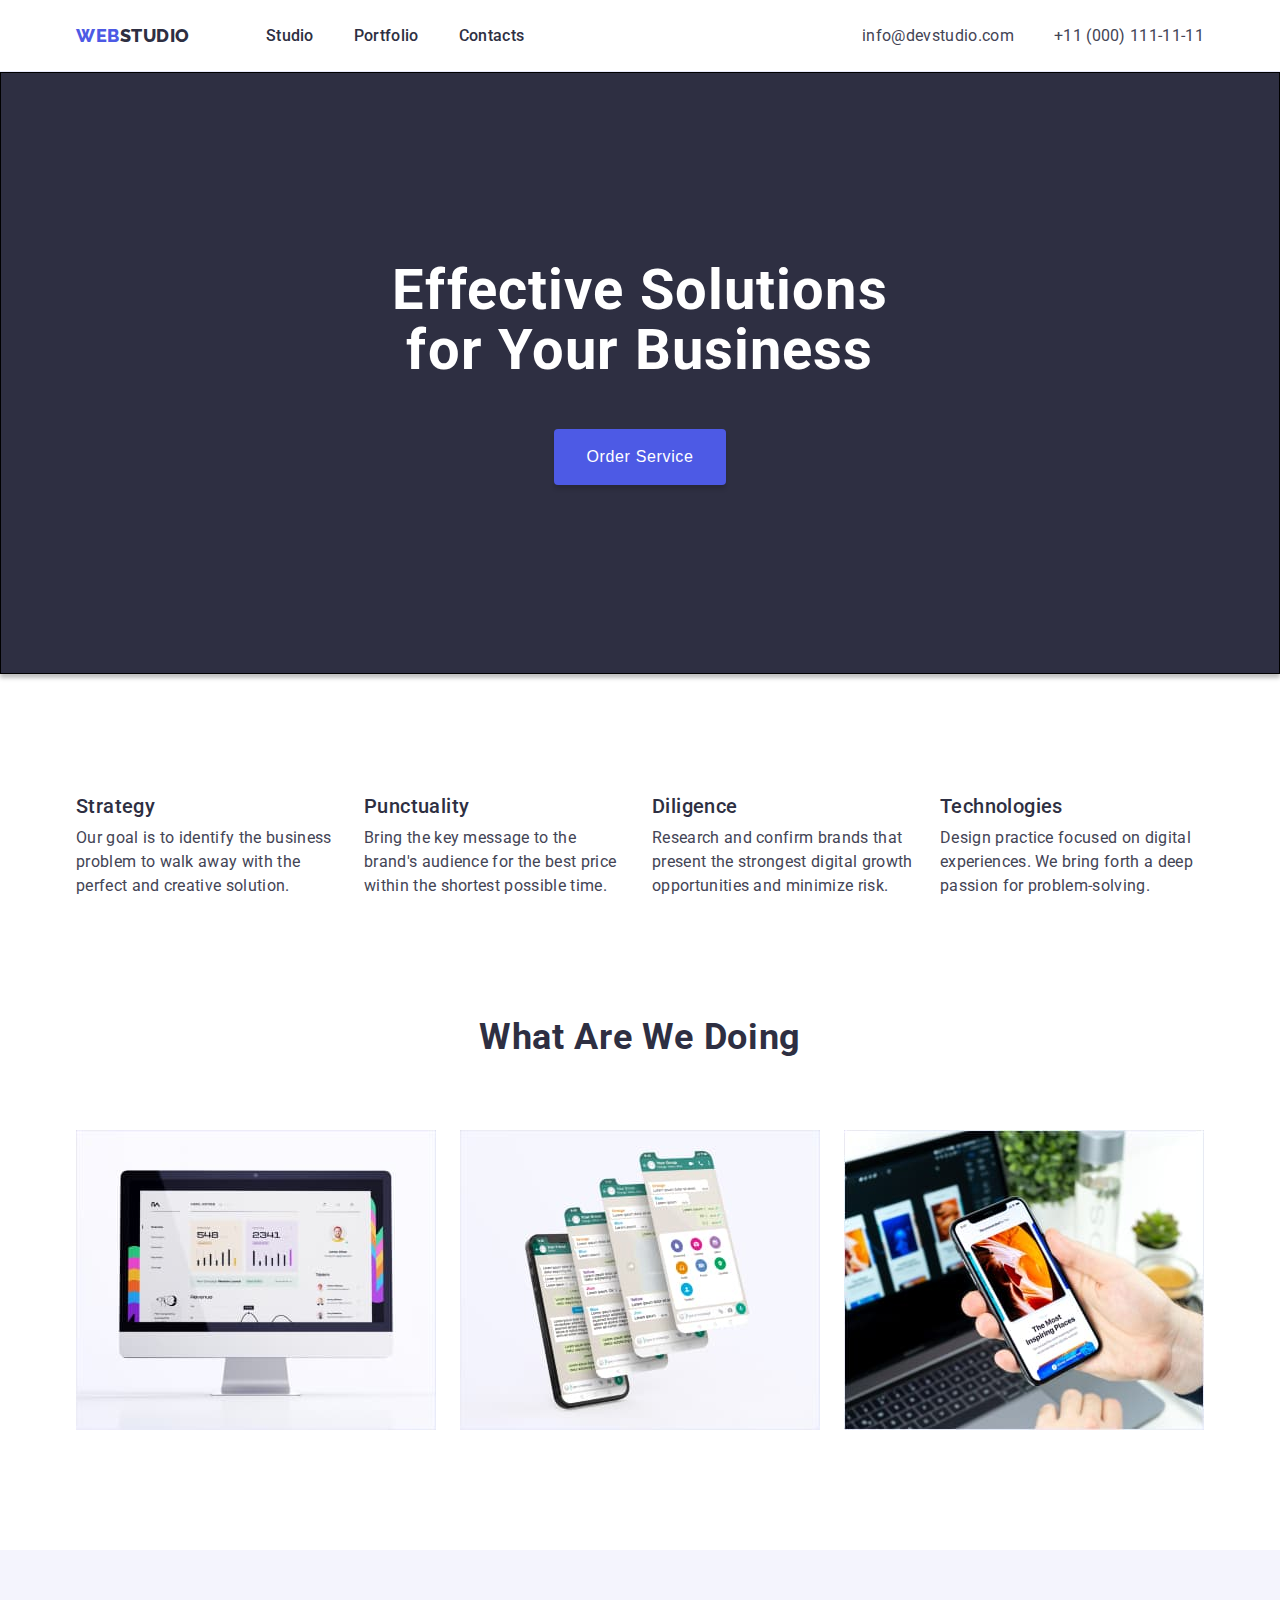
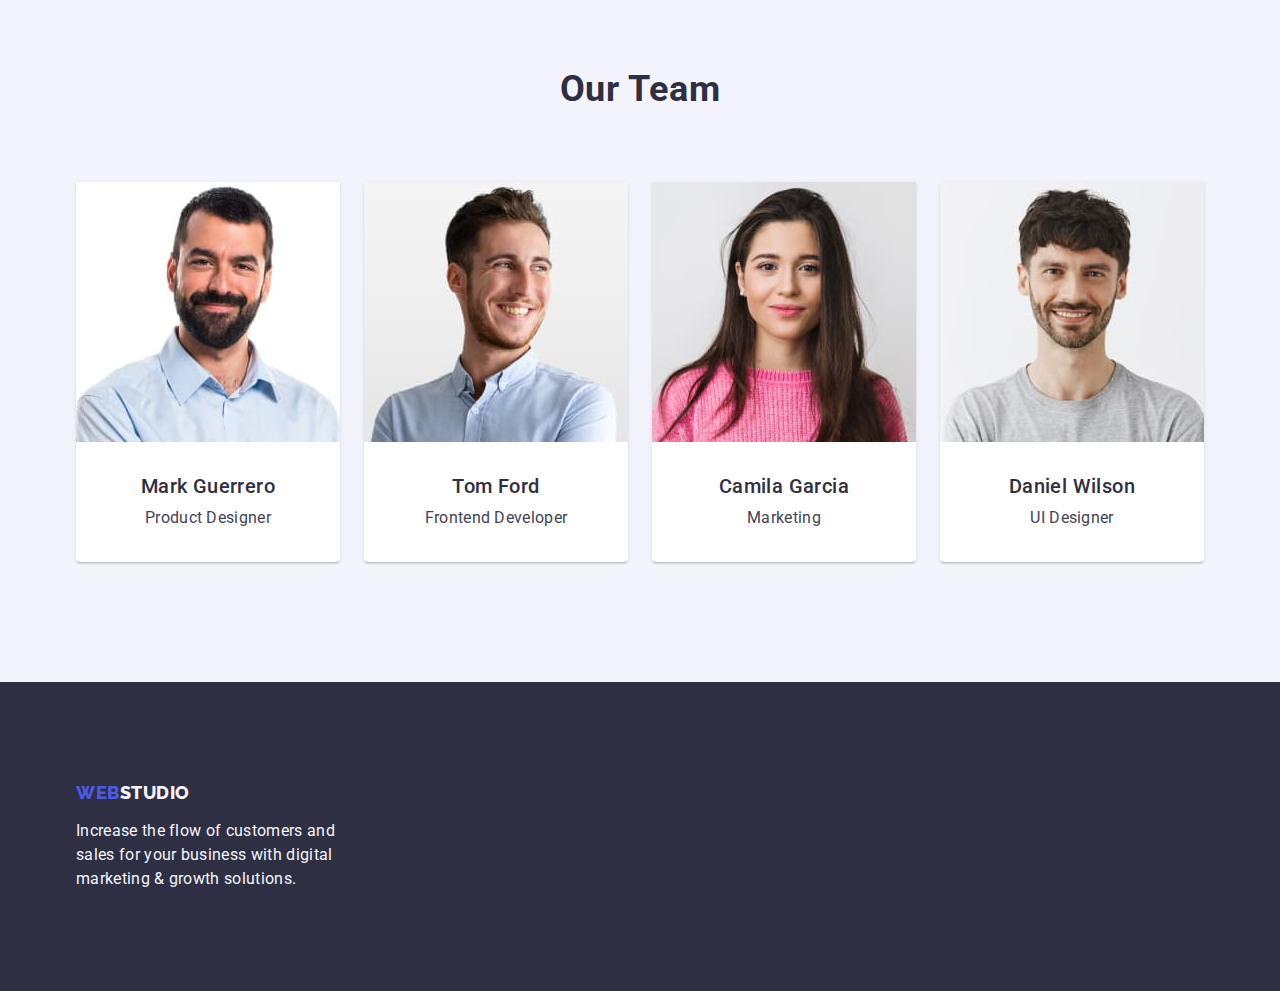
<file: index.html>
<!DOCTYPE html>
<html lang="en">
<head>
    <meta charset="UTF-8">
    <meta http-equiv="X-UA-Compatible" content="IE=edge">
    <meta name="viewport" content="width=device-width, initial-scale=1.0">
    <title>Document</title>
    <link rel="preconnect" href="https://fonts.googleapis.com">
    <link rel="preconnect" href="https://fonts.gstatic.com" crossorigin>
    <link href="https://fonts.googleapis.com/css2?family=Raleway:wght@800&family=Roboto:wght@400;500;700;900&display=swap" rel="stylesheet">
    <!-- Normal -->
    <link rel="stylesheet" href="https://cdnjs.cloudflare.com/ajax/libs/modern-normalize/1.1.0/modern-normalize.min.css">
    <link rel="stylesheet" href="./css/styles.css">
    
</head>
<!-- HEADER ! -->
<body>
    <header class="border-line"> 
        <div class="header-container container">
        <nav class="nav">
            <a class="logotype link" href="./index.html">Web<span class="addlogocolor">Studio</span></a>
            
        <ul class="list nav-list">
            <li class="menu-item"><a class="link item" href="./index.html">Studio</a></li>
            <li class="menu-item"><a class="link item" href="./portfolio.html">Portfolio</a></li>
            <li class="menu-item"><a class="link item" href="">Contacts</a></li>
        </ul>
        </nav>
        
        <address class="adress-list">
        <ul class="list header-contact">
            <li>
                <a href="mailto:info@devstudio.com" class="contact-list link"> info@devstudio.com</a></li>
            <li>
                <a href="tel:+110001111111" class="contact-list link"> +11 (000) 111-11-11</a></li>
        </ul>
    </address>
</div>   
    </header>

    <main>
        <section class="hero  hero-section">
            <div class="container">
            <h1 class="title">Effective Solutions
            for Your Business</h1>
            <button class="btn-link" type="button">Order Service</button>
        </div>
        </section>

        <section class="section">
            <div class="container">
            <h2 hidden class="peculiarities">Особливості</h2>
            <ul class="list four-text">
                <li class="content-list-item">
                    <h3 class="content">Strategy</h3>
                    <p class="information-content">Our goal is to identify the business
                    problem to walk away with the perfect and creative solution.</p>
                </li>
                <li class="content-list-item">
                    <h3 class="content">Punctuality</h3>
                    <p class="information-content ">Bring the key message to the brand's audience for the best price within the shortest possible time.</p>
                </li>
                <li class="content-list-item">
                    <h3 class="content">Diligence</h3>
                    <p class="information-content">Research and confirm brands that present the strongest digital growth opportunities and minimize risk.</p>
                </li>
                <li class="content-list-item">
                    <h3 class="content">Technologies</h3>
                    <p class="information-content">Design practice focused on digital experiences. We bring forth a deep passion for problem-solving.</p>
                </li>
            </ul>
        </div>
        </section>
    <section class="section what-section">
        <div class="container">
        <h2 class="addheader">What are we doing</h2>
        <ul class="list images-what">
            <li class="what-content">
                <img src="./images/photo1.jpg"  
                width="360" height="300"
                alt="Computer">
            </li>
            <li class="what-content">
                <img src="./images/photo2.jpg" alt="Phone" width="360" height="300">
            </li>

            <li class="what-content">
                <img src="./images/photo3.jpg" alt="Notebook" width="360" height="300">
                </li> 
        </ul>
    </div>
    </section>

    <section class="team-back section">
        <div class="container">
    <h2 class="addheader-team">Our Team</h2>
        <ul class="list back">
            <li class="back-white">
        <img src="./images/markguerrero.jpg" alt="Mark Guerrero" width="264" height="260">
        <div class="team-content">
            <h3 class="ourteam-content">Mark Guerrero</h3>
            <p class="work-content">Product Designer</p>
        </div>
            </li>

            <li class="back-white">
        <img src="./images/tomford.jpg" alt="Tom Ford" width="264" height="260">
        <div class="team-content">
            <h3 class="ourteam-content">Tom Ford</h3>
            <p class="work-content">Frontend Developer</p></div>
        
            </li>
            <li class="back-white"> 
        <img src="./images/camilagarcia.jpg" alt="Camila Garcia" width="264" height="260">
        <div class="team-content">
            <h3 class="ourteam-content">Camila Garcia</h3>
            <p class="work-content">Marketing</p></div>
            </li>
            
            <li class="back-white">
        <img src="./images/danielwilson.jpg" alt="Daniel Wilson" width="264" height="260">
        <div class="team-content">
            <h3 class="ourteam-content">Daniel Wilson</h3>
            <p class="work-content">UI Designer</p></div>
            </li>
        </ul>
    </div>
    </section>
    </main>
        <footer class="background-color section">
            <div class="footer container">
            <a class="footer-link link" href="./index.html">Web<span class="footer-backcolor">Studio</span></a>
            <p class="footer-text">Increase the flow of customers and sales for your business with digital marketing & growth solutions.</p>
        </div>
        </footer>
</body>
</html>
</file>
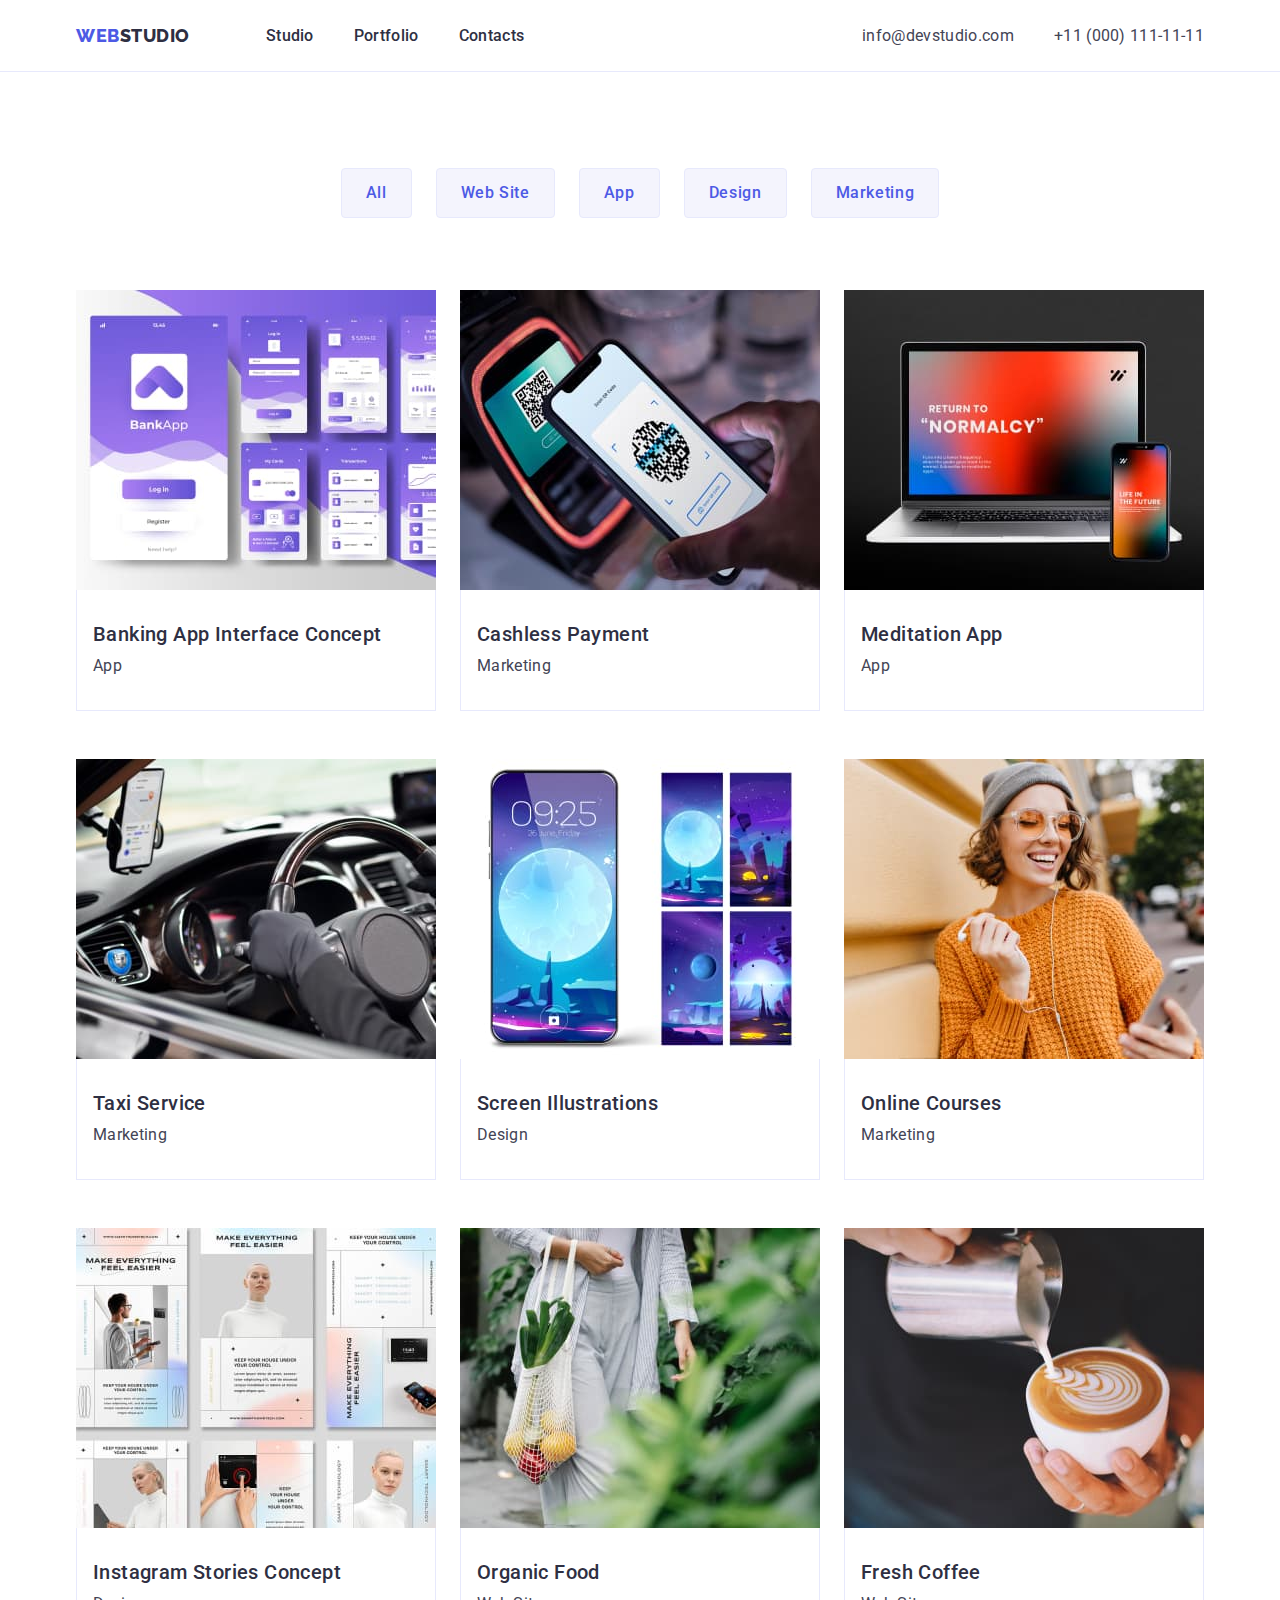
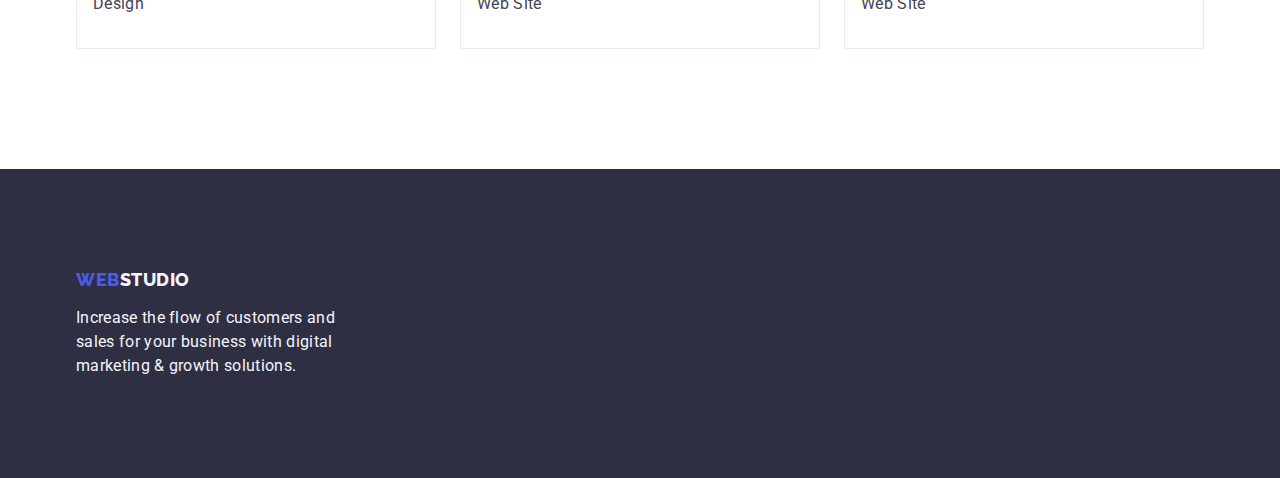
<file: portfolio.html>
<!DOCTYPE html>
<html lang="en">
<head>
    <meta charset="UTF-8">
    <meta http-equiv="X-UA-Compatible" content="IE=edge">
    <meta name="viewport" content="width=device-width, initial-scale=1.0">
    <title>Document</title>
    <link rel="preconnect" href="https://fonts.googleapis.com">
    <link rel="preconnect" href="https://fonts.gstatic.com" crossorigin>
    <link href="https://fonts.googleapis.com/css2?family=Raleway:wght@800&family=Roboto:wght@400;500;700;900&display=swap" rel="stylesheet">
    <!-- Normal -->
    <link rel="stylesheet" href="https://cdnjs.cloudflare.com/ajax/libs/modern-normalize/1.1.0/modern-normalize.min.css">
    <link rel="stylesheet" href="./css/styles.css">
    
</head>
<!-- HEADER ! -->
<body>
    <header class="border-line"> 
        <div class="header-container container">
        <nav class="nav">
            <a class="logotype link" href="./index.html">Web<span class="addlogocolor">Studio</span></a>
            
        <ul class="list nav-list">
            <li class="menu-item"><a class="link item" href="./index.html">Studio</a></li>
            <li class="menu-item"><a class="link item" href="./portfolio.html">Portfolio</a></li>
            <li class="menu-item"><a class="link item" href="">Contacts</a></li>
        </ul>
        </nav>
        
        <address class="adress-list">
        <ul class="list header-contact">
            <li>
                <a href="mailto:info@devstudio.com" class="contact-list link"> info@devstudio.com</a></li>
            <li>
                <a href="tel:+110001111111" class="contact-list link"> +11 (000) 111-11-11</a></li>
        </ul>
    </address>
</div>   
    </header>
    <main>
        <section class="section-portfolio">
            <div class="container">
            <h1 hidden class="portfolio-h">Portfolio</h1>
        <ul class="btn-menu list link">
            <li><button type="button" class="btn-portfolio">All</button></li>
            <li><button type="button" class="btn-portfolio">Web Site</button></li>
            <li><button type="button" class="btn-portfolio">App</button></li>
            <li><button type="button" class="btn-portfolio">Design</button></li>
            <li><button type="button" class="btn-portfolio">Marketing</button></li>
        </ul>

            <ul class="list portfolio-cards">
                
            <li class="cards-list">
                <a href="" class="link">
                <img src="./images/img-2.jpg" alt="interface banking app" width="360" height="300">
                <div class="portfolio-cont">
                <h2 class="content-portfolio link">Banking App Interface Concept</h2>
                <p class="features">App</p></div>
            </a>
            </li>
    
            <li class="cards-list">
                <a href="" class="link">
                <img src="./images/img-1.jpg" alt="phone payment" width="360" height="300">
                <div class="portfolio-cont">
                <h2 class="content-portfolio link">Cashless Payment
                </h2>
                <p class="features">Marketing</p></div></a>
            </li>
                
            <li class="cards-list">
                <a href="" class="link">
                <img src="./images/img.jpg" alt="notebook and phone" width="360" height="300">
                <div class="portfolio-cont">
                <h2 class="content-portfolio link">Meditation App</h2>
                <p class="features">App</p></div></a>
            </li>
                
            <li class="cards-list">
                <a href="" class="link">
                <img src="./images/img-5.jpg" alt="man driving" width="360" height="300">
                <div class="portfolio-cont">
                <h2 class="content-portfolio link">Taxi Service</h2>
                <p class="features">Marketing</p></div></a>
            </li>
                
            <li class="cards-list">
                <a href="" class="link">
                <img src="./images/img-4.jpg" alt="screen phone" width="360" height="300">
                <div class="portfolio-cont">
                <h2 class="content-portfolio link">Screen Illustrations</h2>
                <p class="features">Design</p></div></a>
            </li>
                
            <li class="cards-list">
                <a href="" class="link">
                <img src="./images/img-6.jpg" alt="woman holding" width="360" height="300">
                <div class="portfolio-cont">
                <h2 class="content-portfolio link">Online Courses</h2>
                <p class="features">Marketing</p></div></a>
            </li>
                
            <li class="cards-list">
                <a href="" class="link">
                <img src="./images/img-8.jpg" alt="instagram stories" width="360" height="300">
                <div class="portfolio-cont">
                <h2 class="content-portfolio link">Instagram Stories Concept</h2>
                <p class="features">Design</p></div></a>
            </li>
                
            <li class="cards-list">
                <a href="" class="link">
                <img src="./images/img-7.jpg" alt="human holding a bag with fruits" width="360" height="300">
                <div class="portfolio-cont">
                <h2 class="content-portfolio link">Organic Food</h2>
                <p class="features">Web Site</p></div></a>
            </li>
                
            <li class="cards-list">
                <a href="" class="link">
                <img src="./images/img-9.jpg" alt="pour cofee" width="360" height="300">
                <div class="portfolio-cont">
                <h2 class="content-portfolio link">Fresh Coffee</h2>
                <p class="features">Web Site</p></div></a>
            </li>
            </ul>
        </div>
        </section>
    </main>
    <footer class="background-color section">
        <div class="footer container">
        <a class="footer-link link" href="./index.html">Web<span class="footer-backcolor">Studio</span></a>
        <p class="footer-text">Increase the flow of customers and sales for your business with digital marketing & growth solutions.</p>
    </div>
    </footer>
</body>
</html>
</file>
<file: css/styles.css>
:root{
    --primary-text-color: #434455;
    --secondary-text-color: #4D5AE5;
    --tittle-text-color: #2E2F42;
    --accent-color: #404BBF;
    --background-color: #FFFFFF;
    --background-dop-color: #F4F4FD;
    --borders: #E7E9FC;
}
/* Reset styles */
h1,h2,h3,h4,h5,h6,p{
    margin-top: 0;
    margin-bottom: 0;

}
.container {
    width: 1158px;
    margin-left: auto;
    margin-right: auto;

    /* outline: 2px solid orange;
    outline-offset: -2px; */
    padding-left: 15px;
    padding-right: 15px;
}

.list{
    list-style: none;
    margin: 0;
    padding: 0;
}
/* Reset end */

/* HEADER ! ! ! */

.border-line{
    height: 72px;
    border-bottom:  1px solid var(--borders);
}
.adress-list{
    font-style: normal;
    margin-left: auto;
}

.header-contact{
    display: flex;
    gap: 40px;
    
}

.list:hover,
.list:focus{
    color: var(--accent-color);
}
.item:hover,
.item:focus{
    color: var(--accent-color);
}

.link{
    text-decoration: none;
}

.contact-list:hover,
.contact-list:focus{
    color: var(--accent-color);
}

.logotype {
font-family: 'Raleway', sans-serif;
font-weight: 800;
font-size: 18px;
line-height: 1.17;
display: flex;
align-items: center;
letter-spacing: 0.03em;
text-transform: uppercase;
color: var(--secondary-text-color);
margin-left: auto;
margin-right: 76px;
}

.nav{
    display: flex;
    align-items: center;
}
.nav-list{
    display: flex;
    /* gap: 40px; */
}
.addlogocolor{
    font-family: 'Raleway', sans-serif;
font-weight: 800;
font-size: 18px;
line-height: 1.17;
display: flex;
align-items: center;
letter-spacing: 0.03em;
text-transform: uppercase;
color:var(--tittle-text-color);
}

.menu-item:not(:last-child) {
    margin-right: 40px;
}

.item{
    display: block;
    padding-top: 24px;
    padding-bottom: 24px;

    font-family: 'Roboto', sans-serif;
    font-weight: 500;
    font-size: 16px;
    line-height: 1.5;
    letter-spacing: 0.02em;
    color: var(--tittle-text-color);
}
.contact-list{
    display: block;
    padding-top: 24px;
    padding-bottom: 24px;

    font-family: 'Roboto', sans-serif;
    font-style: normal;
    font-weight: 400;
    font-size: 16px;
    line-height: 1.5;
    letter-spacing: 0.02em;
    color: var(--primary-text-color);
    
}

.header-container{
    display: flex;
    align-items: center;
    
}

/* HEROOO! ! !  */

.section{
    padding-top: 120px;
    padding-bottom: 120px;
}

body{
    font-family: 'Roboto', sans-serif;
    color: var(--primary-text-color);
    background-color: var(--background-color);
}
.hero-section{
    /* padding-top: 188px; */
    padding-bottom: 188px;
}
.hero{
    padding-top: 188px;
    background: var(--tittle-text-color);
    border: 1px solid #000000;
    box-shadow: 0px 4px 4px rgba(0, 0, 0, 0.25);
    
}

.title{
    font-size: 56px;
    line-height: 1.07 ;
    letter-spacing: 0.02em;

    color: var(--background-color);
    text-align: center;
    max-width: 496px;
    margin-left: auto;
    margin-right: auto;
    /* padding-top: 188px; */
    margin-bottom: 48px;
    
}
.btn-link{
    font-family: sans-serif;
    font-weight: 500;
    font-size: 16px;
    line-height: 1.5;
    display: block;
    align-items: center;
    letter-spacing: 0.04em;
    color: var(--background-color);
    background: var(--secondary-text-color);
    box-shadow: 0px 4px 4px rgba(0, 0, 0, 0.15);
    border-radius: 4px;
    padding: 16px 32px;
    margin-left: auto;
    margin-right: auto;
    margin-top: 48px;
    height: 56px;
    border: none;
    min-width: 169px;
    }
    
    .btn-link:hover,
    .btn-link:focus
    {
        background: var(--accent-color);
    }
    .btn-link{
        cursor: pointer;
    }
/* SECTION ОСОБЛИВОСТІ */
img{
    display: block;
}
.content{
    font-family: 'Roboto';
    font-weight: 500;
    font-size: 20px;
    line-height: 1.2;
    letter-spacing: 0.02em;
    color: var(--tittle-text-color);
    margin-bottom: 8px;
}
.four-text{
    display: flex;
    gap: 24px;
}
.information-content{
    font-family: 'Roboto';
    font-weight: 400;
    font-size: 16px;
    line-height: 1.5;  
    letter-spacing: 0.02em;
    color: var(--primary-text-color);
}

/* HEADER 2 ! ! ! !  */
.what-section{
    padding-top: 0;
}

.addheader
{
    font-family: 'Roboto';
    font-size: 36px;
    line-height: 1.11;
    text-align: center;
    letter-spacing: 0.02em;
    text-transform: capitalize;
    color: var(--tittle-text-color);
    margin-bottom: 72px;
}
.content-list-item{
    flex-basis: calc((100% - 72px) / 4);
}
.what-content{
    flex-basis: calc((100% - 48px) / 3);
}
.images-what{
    display: flex;
    gap: 24px;
    margin-top: 72px;
}

.addheader-team{
font-family: 'Roboto';
font-size: 36px;
line-height: 1.11;
text-align: center;
letter-spacing: 0.02em;
text-transform: capitalize;
color:var(--tittle-text-color);
background-color: var(--background-dop-color);
margin-bottom: 72px;
}
/* OUR TEAM */
.team-back{
background: var(--background-dop-color);
}
.back{
    gap: 24px;
    display: flex;
    margin-top: 72px;
}
.back-white{
    width: calc((100% - 72px) / 4);
    box-shadow: 0px 1px 6px rgba(46, 47, 66, 0.08), 0px 1px 1px rgba(46, 47, 66, 0.16), 0px 2px 1px rgba(46, 47, 66, 0.08);
    border-radius: 0px 0px 4px 4px;
    background-color: var(--background-color);
    text-align: center;
}
.photo-back{
    background-color: var(--background-color);
}
.ourteam-content{
font-family: 'Roboto';
font-weight: 500;
font-size: 20px;
line-height: 1.2;
align-items: left;
letter-spacing: 0.02em;
color: var(--tittle-text-color);
margin-bottom: 8px;
text-align: center;
}

.team-content{
    padding: 32px 16px;
    border-radius: 0px 0px 4px 4px;
}

.work-content
{
    font-family: 'Roboto';
    font-size: 16px;
    line-height: 1.5;
    text-align: left;
    letter-spacing: 0.02em;
    color: var(--primary-text-color);

     text-align: center;
}

.footer{
    margin-top: 0;
    margin-bottom: 0;
    padding-right: 1020px;
}
.footer-link{
    font-family: 'Raleway', sans-serif;
    font-weight: 800;
    font-size: 18px;
    line-height: 1.17;
    display: flex;
    align-items: center;
    letter-spacing: 0.03em;
    text-transform: uppercase;
    color: var(--secondary-text-color);
    margin-bottom: 16px;
}
.footer-text{
    width: 264px;
    font-family: 'Roboto';
    font-size: 16px;
    line-height: 1.5;
    letter-spacing: 0.02em;
    color: var(--background-dop-color);
}
.footer-backcolor{
    color: var(--background-dop-color);

}
.background-color{
    margin-top: 0;
    margin-bottom: 0;
    padding-top: 100px;
    padding-bottom: 100px;
    background: var(--tittle-text-color);
}

.section-portfolio{
    padding-top: 96px;
    padding-bottom: 120px;
}
.portfolio-cards{
    display: flex;
    flex-wrap: wrap;
    column-gap: 24px;
    row-gap: 48px;
}
.portfolio-h{
    background-color: var(--background-color);
}
.btn-portfolio{
    color: var(--secondary-text-color);
    font-family: 'Roboto', sans-serif;
    font-style: normal;
    font-weight: 500;
    font-size: 16px;
    line-height: 1.5;
    letter-spacing: 0.04em;
    background-color: var(--background-dop-color);
    
}
.btn-menu{
    display: flex;
    gap: 24px;
    margin-bottom: 72px;
    align-items: center;
    justify-content: center;
    
}
.btn-portfolio:hover{
    border: 1px solid transparent;
    color: var(--background-color);
    background-color: var(--accent-color)
    
}
.btn-portfolio:focus{
    color: var(--background-color);
    background-color: var(--accent-color);
    border: 1px solid transparent;
}
.btn-portfolio{
    border-radius: 4px;
    border: 1px solid var(--borders);
    cursor: pointer;
    padding-top: 12px;
    padding-right: 24px;
    padding-left: 24px;
    padding-bottom: 12px;
    
}
.content-portfolio{
    color: var(--tittle-text-color);
    font-family: 'Roboto', sans-serif;
    font-weight: 500;
    font-size: 20px;
    line-height: 1.2;
    letter-spacing: 0.02em;
   
    margin-bottom: 8px;
}
.features{
    font-family: 'Roboto';
    font-size: 16px;
    line-height: 1.5;
    letter-spacing: 0.02em;
    color:var(--primary-text-color);
}

.cards-list{
    width: calc((100% - 48px) / 3);
}

.portfolio-cont{
    padding: 32px 16px;
    border: 1px solid var(--borders);
    border-top: none; 
}
</file>
